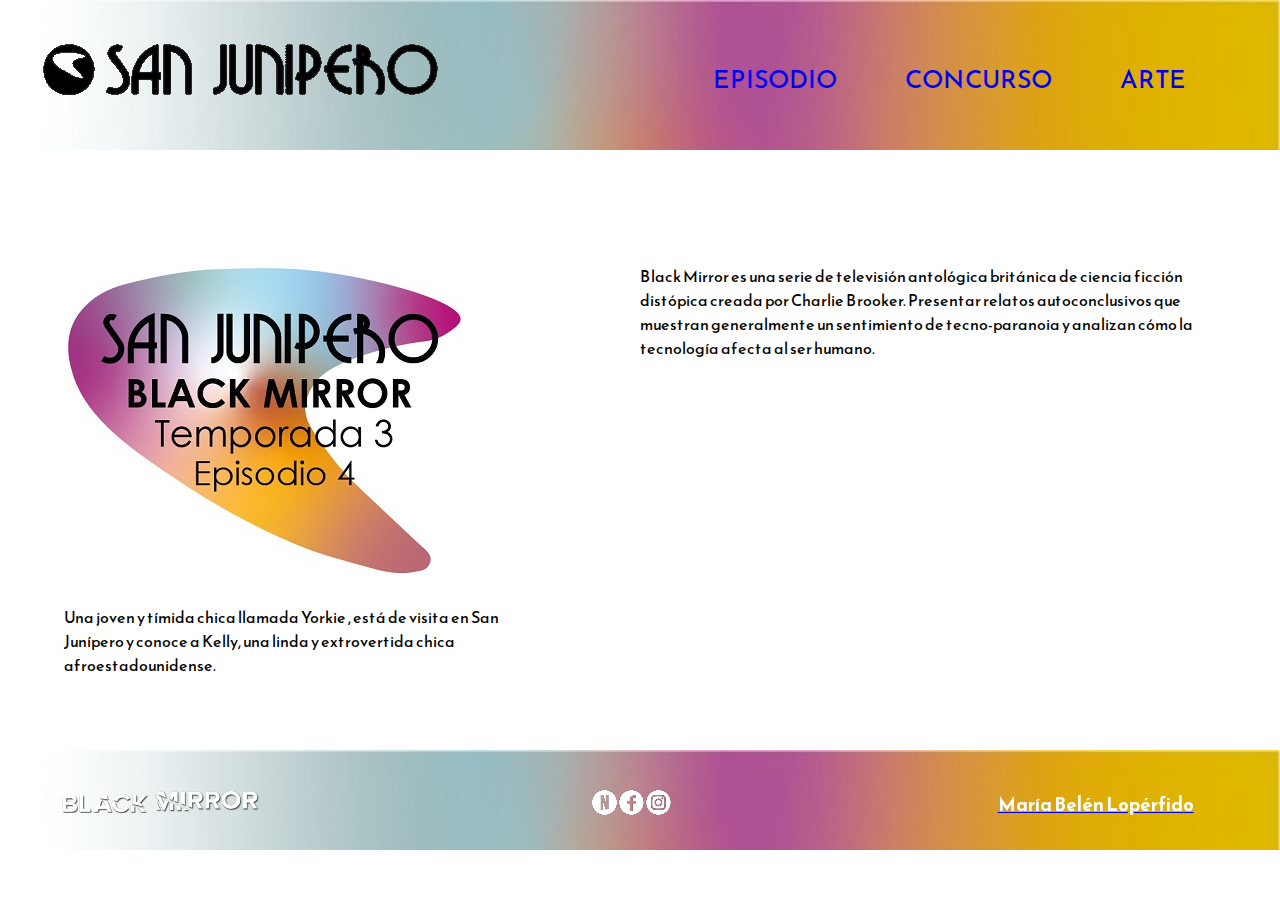
<file: index.html>
<!DOCTYPE html>
<html>
<head>
	<meta charset="utf-8">
	<title> Index </title>
	<link rel="stylesheet" type="text/css" href="estilo.css">
</head>
<body>
<div id="contenedor">

	<div id="header">
		<a href="index.html"><img src="img/logo.png" class="logo"></a>
		<nav>
		<div id="menu">
			<ul>
				<li><a href="episodio.html"> EPISODIO</a></li>
				<li><a href="concurso.html"> CONCURSO</a> </li>
				<li><a href="arte.html"> ARTE </a> </li>
			</ul>
		</div>
		</nav>
	</div>

		<div id="primero">
			
			<br><img src="img/img2.jpg"></br>

			<br><p>Una joven y tímida chica llamada Yorkie , está de visita en San Junípero y conoce a Kelly, una linda y extrovertida chica afroestadounidense.</p></br>
	

		</div>
		<div id="segundo">
			<br><p> Black Mirror es una serie de televisión antológica británica de ciencia ficción distópica creada por Charlie Brooker. Presentar relatos autoconclusivos que muestran generalmente un sentimiento de tecno-paranoia y analizan cómo la tecnología afecta al ser humano.
			<br></p>

			<br>
			<iframe width="560" height="315" src="https://www.youtube.com/embed/jDiYGjp5iFg" title="YouTube video player" frameborder="0" allow="accelerometer; autoplay; clipboard-write; encrypted-media; gyroscope; picture-in-picture" allowfullscreen></iframe>
			</br>
		</div>
</div>
<div id="tercero">
			<div id="pie1"><img src="img/black.png"> </div>
			
			<div id="pie2">
				<a href="https://www.netflix.com/title/70264888"><img src="img/netflix.png" class="iconos"></a>

				<a href="https://www.facebook.com/BlackMirrorNetflix/"><img src="img/facebook.png" class="iconos"></a>

				<a href="https://www.instagram.com/blackmirror.netflix/?hl=es-la"><img src="img/instagram.png" class="iconos"></a>
			</div>
			
			<div id="pie3"><a href="María Belén Lopérfido"><h3>María Belén Lopérfido</h3></a></div>
</div>

</body>
</html>
</file>
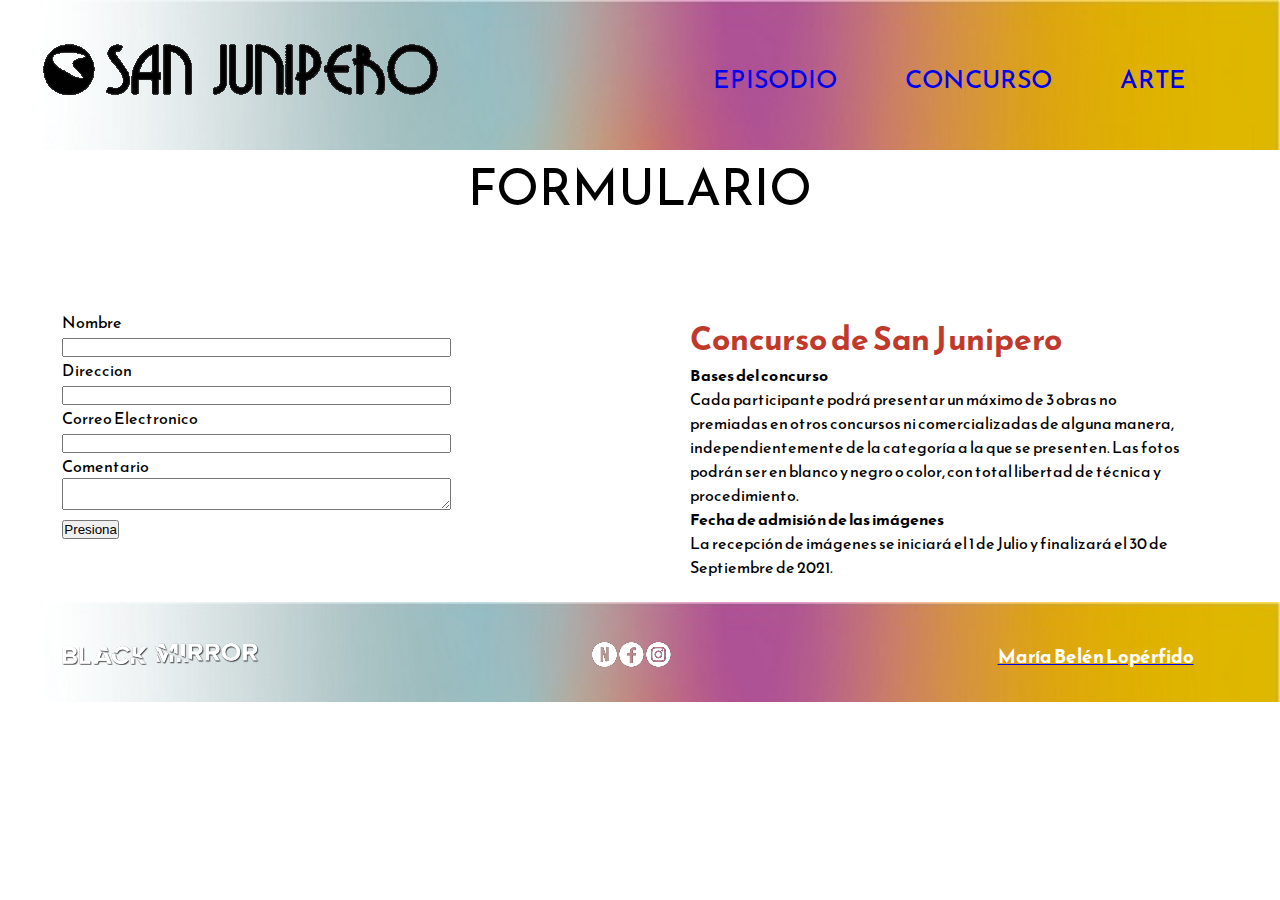
<file: concurso.html>
<!DOCTYPE html>
<html>
<head>
	<meta charset="utf-8">
	<title> Episodio </title>
	<link rel="stylesheet" type="text/css" href="estilo.css">
</head>
<body>
<div id="contenedorep">

	<div id="header">
		<a href="index.html"><img src="img/logo.png" class="logo"></a>
		<nav>
		<div id="menu">
			<ul>
				<li><a href="episodio.html"> EPISODIO</a></li>
				<li><a href="concurso.html"> CONCURSO</a> </li>
				<li><a href="arte.html"> ARTE </a></li>
			</ul>
		</div>
		</nav>
	</div>

		<section>
			<p id="titulos">FORMULARIO</p>
			<article id="formu">

				<form method="post"
				action="mailto:mail2gmail.com">
				<br>
				<label>Nombre </label>
				<input type="text" name="nombre"
				required class="ancho">
				<br>
				<label>Direccion
				</label>
				<br>
				<input type="text" name="direccion"
				class="ancho">
				<br>
				<label>Correo Electronico
				</label>
				<br>
				<input type="email" name="correo"
				class="ancho">
				<br>
				<label>Comentario
				</label>
				<br>
				<textarea type="Comentario" class="ancho"></textarea>
				<br>
				<input type="submit" 
				name="envio"
				value="Presiona">
				</form>

			</article>

			<article id="info">
			<h1>Concurso de San Junipero</h1>
			<h4>Bases del concurso</h4>
			<p>Cada participante podrá presentar un máximo de 3 obras no premiadas en otros concursos ni comercializadas de alguna manera, independientemente de la categoría a la que se presenten. Las fotos podrán ser en blanco y negro o color, con total libertad de técnica y procedimiento.
			<h4>Fecha de admisión de las imágenes</h4>
			La recepción de imágenes se iniciará el 1 de Julio y finalizará el 30 de Septiembre de 2021. 
			</p>
			</article>
	</section>


<div id="tercero">
			<div id="pie1"><img src="img/black.png"> </div>
			
			<div id="pie2">
				<a href="https://www.netflix.com/title/70264888"><img src="img/netflix.png" class="iconos"></a>

				<a href="https://www.facebook.com/BlackMirrorNetflix/"><img src="img/facebook.png" class="iconos"></a>

				<a href="https://www.instagram.com/blackmirror.netflix/?hl=es-la"><img src="img/instagram.png" class="iconos"></a>
			</div>
			
			<div id="pie3"><a href="María Belén Lopérfido"><h3>María Belén Lopérfido</h3></a></div>
</div>

</body>
</html>
</file>
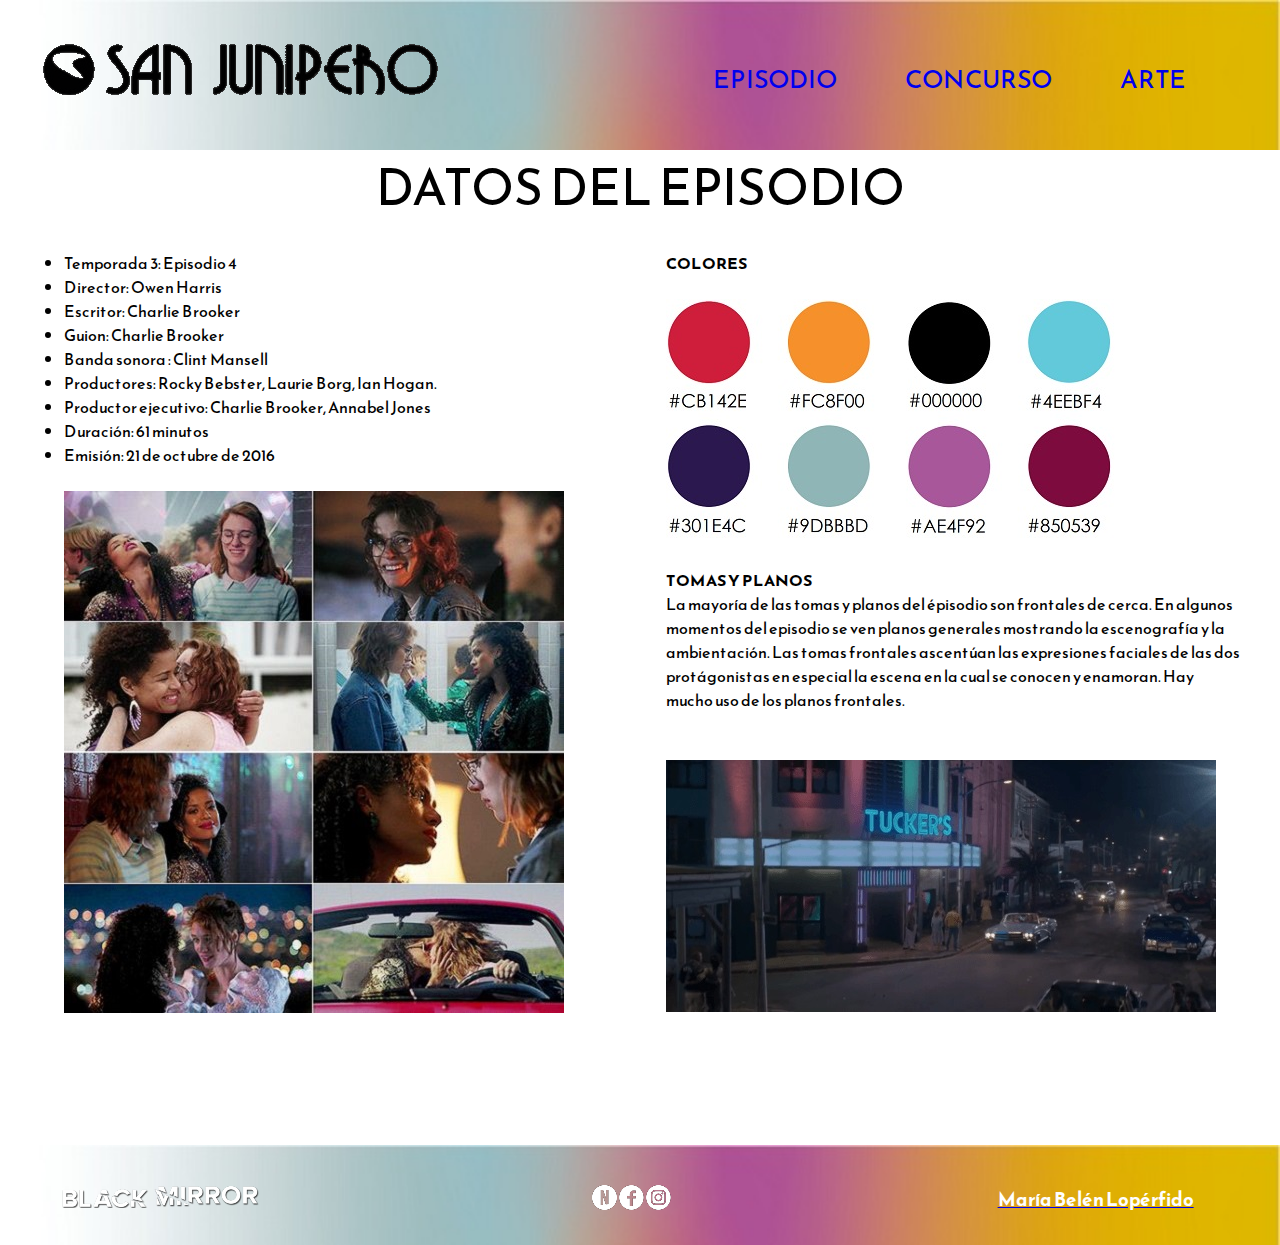
<file: episodio.html>
<!DOCTYPE html>
<html>
<head>
	<meta charset="utf-8">
	<title> Episodio </title>
	<link rel="stylesheet" type="text/css" href="estilo.css">
</head>
<body>
<div id="contenedorep">

	<div id="header">
		<a href="index.html"><img src="img/logo.png" class="logo"></a>
		<nav>
		<div id="menu">
			<ul>
				<li><a href="episodio.html"> EPISODIO</a></li>
				<li><a href="concurso.html"> CONCURSO</a> </li>
				<li><a href="arte.html"> ARTE </a></li>
			</ul>
		</div>
		</nav>
	</div>

<section id="episodio">
	<p id="titulos">DATOS DEL EPISODIO</p>
		<div id="epuno">
			
				<li>Temporada 3: Episodio 4 </li>
				<li>Director: Owen Harris</li>
				<li>Escritor: Charlie Brooker</li>
				<li>Guion: Charlie Brooker</li>
				<li>Banda sonora : Clint Mansell</li>
				<li>Productores: Rocky Bebster, Laurie Borg, Ian Hogan.</li>
				<li>Productor ejecutivo: Charlie Brooker, Annabel Jones</li>
				<li>Duración: 61 minutos</li>
				<li>Emisión: 21 de octubre de 2016</li>

			<br><p><img src="img/toma4.jpg"></p></br>
			
	

		</div>


		<div id="epdos">
			<h4>COLORES</h4>
			<br><img src="img/colores.jpg"></br>

			<br><h4>TOMAS Y PLANOS </h4>
			<p>La mayoría de las tomas y planos del épisodio son frontales de cerca. En algunos momentos del episodio se ven planos generales mostrando la escenografía y la ambientación. Las tomas frontales ascentúan las expresiones faciales de las dos protágonistas en especial la escena en la cual se conocen y enamoran. Hay mucho uso de los planos frontales. 
			</p></br>

			<br><img src="img/epdos.jpg"></br>

		</div>
</section>
</div>
<div id="tercero">
			<div id="pie1"><img src="img/black.png"> </div>
			
			<div id="pie2">
				<a href="https://www.netflix.com/title/70264888"><img src="img/netflix.png" class="iconos"></a>

				<a href="https://www.facebook.com/BlackMirrorNetflix/"><img src="img/facebook.png" class="iconos"></a>

				<a href="https://www.instagram.com/blackmirror.netflix/?hl=es-la"><img src="img/instagram.png" class="iconos"></a>
			</div>
			
			<div id="pie3"><a href="María Belén Lopérfido"><h3>María Belén Lopérfido</h3></a></div>
</div>

</body>
</html>
</file>
<file: estilo.css>
@import url('https://fonts.googleapis.com/css2?family=Reem+Kufi&display=swap');

*{
	margin: 0;
	padding: 0;
	box-sizing: border-box;
}

body{
	font-family: 'Reem Kufi', sans-serif;
	background-color: #ffffff;

}

#contenedor{
	width: 100%;
	height: 500px;
	margin-left: auto;
	margin-right: auto;
	background-color: #ffffff;
}

#header{
	width: 100%;
	padding-left: 3%;
	padding-right: 1%;
	text-decoration: none;
	background-image: url(img/header.jpg);
	background-size: cover;
	padding-bottom: 20px;
	height: 150px;
}

nav{
	width: 50%;
	height: 150px;
	float: right;
	padding-top: 60px;
}


#menu li {
	display: inline;
}

#menu li a{
	font-size: 25px;
	text-decoration: none;
	padding: 1%;
	padding-left: 60px;
	padding-right: 1%

}

#primero{
	width: 40%;
	height: 600px;
	background-color: #ffffff;
	float: left;
	padding-left: 5%;
	padding-right: 1%;
	padding-top: 7%;
}

#segundo{
	width: 60%;
	height: 600px;
	background-color: #ffffff;
	float: right;
	padding-left: 10%;
	padding-right: 3%;
	padding-top: 7%
}

// pagina arte

#art{
	padding-left: 8%;
	padding-top: 10%;
	float: center;
	width: 100%
}



#tituloarte{
	font-size: 50px;
	font:color: #6F1E51;
	font-family: 'Reem Kufi', sans-serif;
	text-align: center;
}


#tercero{
	width: 100%;
	height: 100px;
	clear: both;
	background-image: url(img/header.jpg);
	background-size: cover;

}

h1{
	font-family: 'Reem Kufi', sans-serif;
	color: #c0392b;
}

h3{
	font-family: 'Reem Kufi', sans-serif;
	color: #ffffff;
	text-decoration: none;
}

#pie1{
	width: 33%;
	height: 50px;
	float: left;
	padding-top: 40px;
	padding-left: 60px;
}

#pie2{
	width: 33%;
	height: 50px;
	float: left;
	padding-top: 40px;
	padding-right: 15px;
	padding-left: 170px;
}

#pie3{
	width: 33%;
	height: 50px;
	float: right;
	padding-top: 40px;
	padding-left: 140px;
	padding-right: 10px;
	display: inline;
	text-decoration: none;
}

//pagina concurso

#concurso{
	height: 450px;
	background-color: #ffffff;
	display: inline;

}

#formu{
	width: 40%;
	float: left;
	margin-right: 10px;
	padding-left: 1px;
}

#info{
	width: 50%;
	float: right;
	font:color: #f368e0;
	margin-left: 10px;
	padding-right: 100px;
	padding-top: 90px;
	padding-left: 50px;

}

.ancho{
	width: 100%;
}

.comentario{
	width: 100%;
	height: 100px;
}

.nombre{
	width: 100%;
}

form{
	padding: 2%;
	margin: 10%;
}

.envio{
	width: 100%;
	height: 50px;
	color: #f1f2f6;
	background-color: #ffffff;
	font-size: 20px;
}

//pagina episodio

#contenedorep{
	background-color: #ffffff;
	font:color: #f368e0;
}

#episodio{
	background-color: #ffffff;
	display: inline;
	width: 100%;
	height: 920px;
}

#epuno{
	width: 50%;
	height: 920px;
	background-color: #ffffff;
	padding-left: 5%;
	padding-right: 1%;
	padding-top: 2%;
	float: left;
}


#epdos{
	width: 50%;
	height: 920px;
	float: right;
	background-color: #ffffff;
	padding-left: 2%;
	padding-right: 3%;
	padding-top: 2%
}

#titulos{
	font-size: 50px;
	font:color: #6F1E51;
	font-family: 'Reem Kufi', sans-serif;
	text-align: center;
}

.a{
	text-decoration: none;
}
</file>
